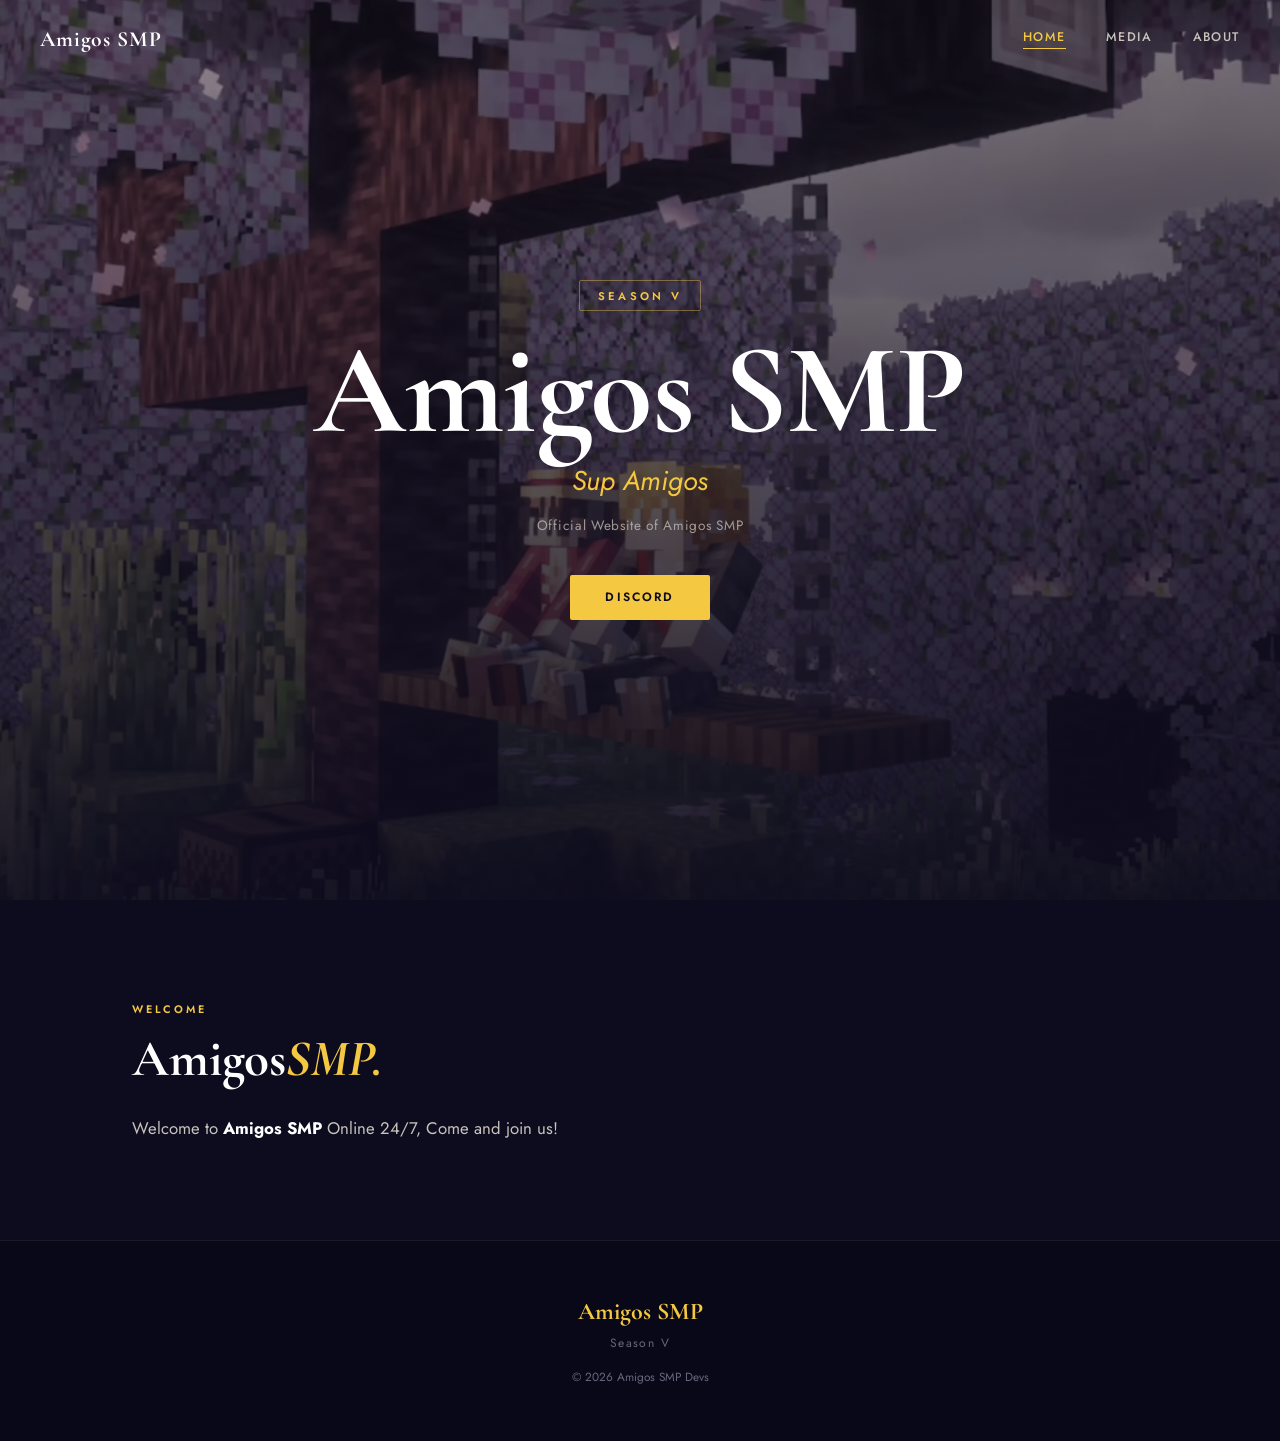
<file: index.html>
<!DOCTYPE html>
<html>
<head>
  <meta charset="UTF-8">
  <meta name="viewport" content="width=device-width, initial-scale=1">
  <title>AmigosSMP | Home</title>
  <link rel="stylesheet" href="style.css">
  <link href="https://fonts.googleapis.com/css2?family=Cormorant+Garamond:ital,wght@0,400;0,600;0,700;1,400;1,600&family=Jost:wght@300;400;500;600&display=swap" rel="stylesheet">
</head>

<body>
  <nav class="navbar" id="navbar">
    <a href="index.html" class="nav-brand">Amigos
    SMP</a>
    <div class="nav-links">
      <a href="index.html"    class="nav-link active">Home</a>
      <a href="videos.html"   class="nav-link">Media</a>
      <a href="about.html"    class="nav-link">About</a>
    </div>
  </nav>
  
  <section class="hero">
    <div class="hero-bg" style="background-image: url('src/home-bg.jpg')"></div>
    <div class="hero-overlay"></div>
    <div class="hero-content">
      <span class="hero-eyebrow">Season V</span>
      <h1 class="hero-title">Amigos SMP</h1>
      <p class="hero-tagline">Sup Amigos</p>
      <p class="hero-sub">Official Website of Amigos SMP</p>
      <a href="https://discord.gg/jYrkQk96mW" class="hero-btn">Discord</a>
            </div>
  </section>
  
  <section class="welcome-section">
    <div class="container">
      <div class="section-label">Welcome</div>
      <h2 class="section-title">Amigos<em>SMP.</em></h2>
      <p class="section-text">
        Welcome to <strong>Amigos SMP</strong> Online 24/7, Come and join us!
      </p>
    </div>
  </section>
  
  <footer class="footer">
    <div class="footer-brand">Amigos SMP</div>
    <p class="footer-year">Season V</p>
    <p class="footer-credit">© 2026 Amigos SMP Devs</p>
  </footer>

  <script>
function copyText() {
    const text = document.getElementById("text").innerText;

    navigator.clipboard.writeText(text)
        .then(() => {
            alert("Copied!");
        })
        .catch(err => {
            console.error("Failed to copy:", err);
        });
}
  </script>
</body>
</html>
</file>
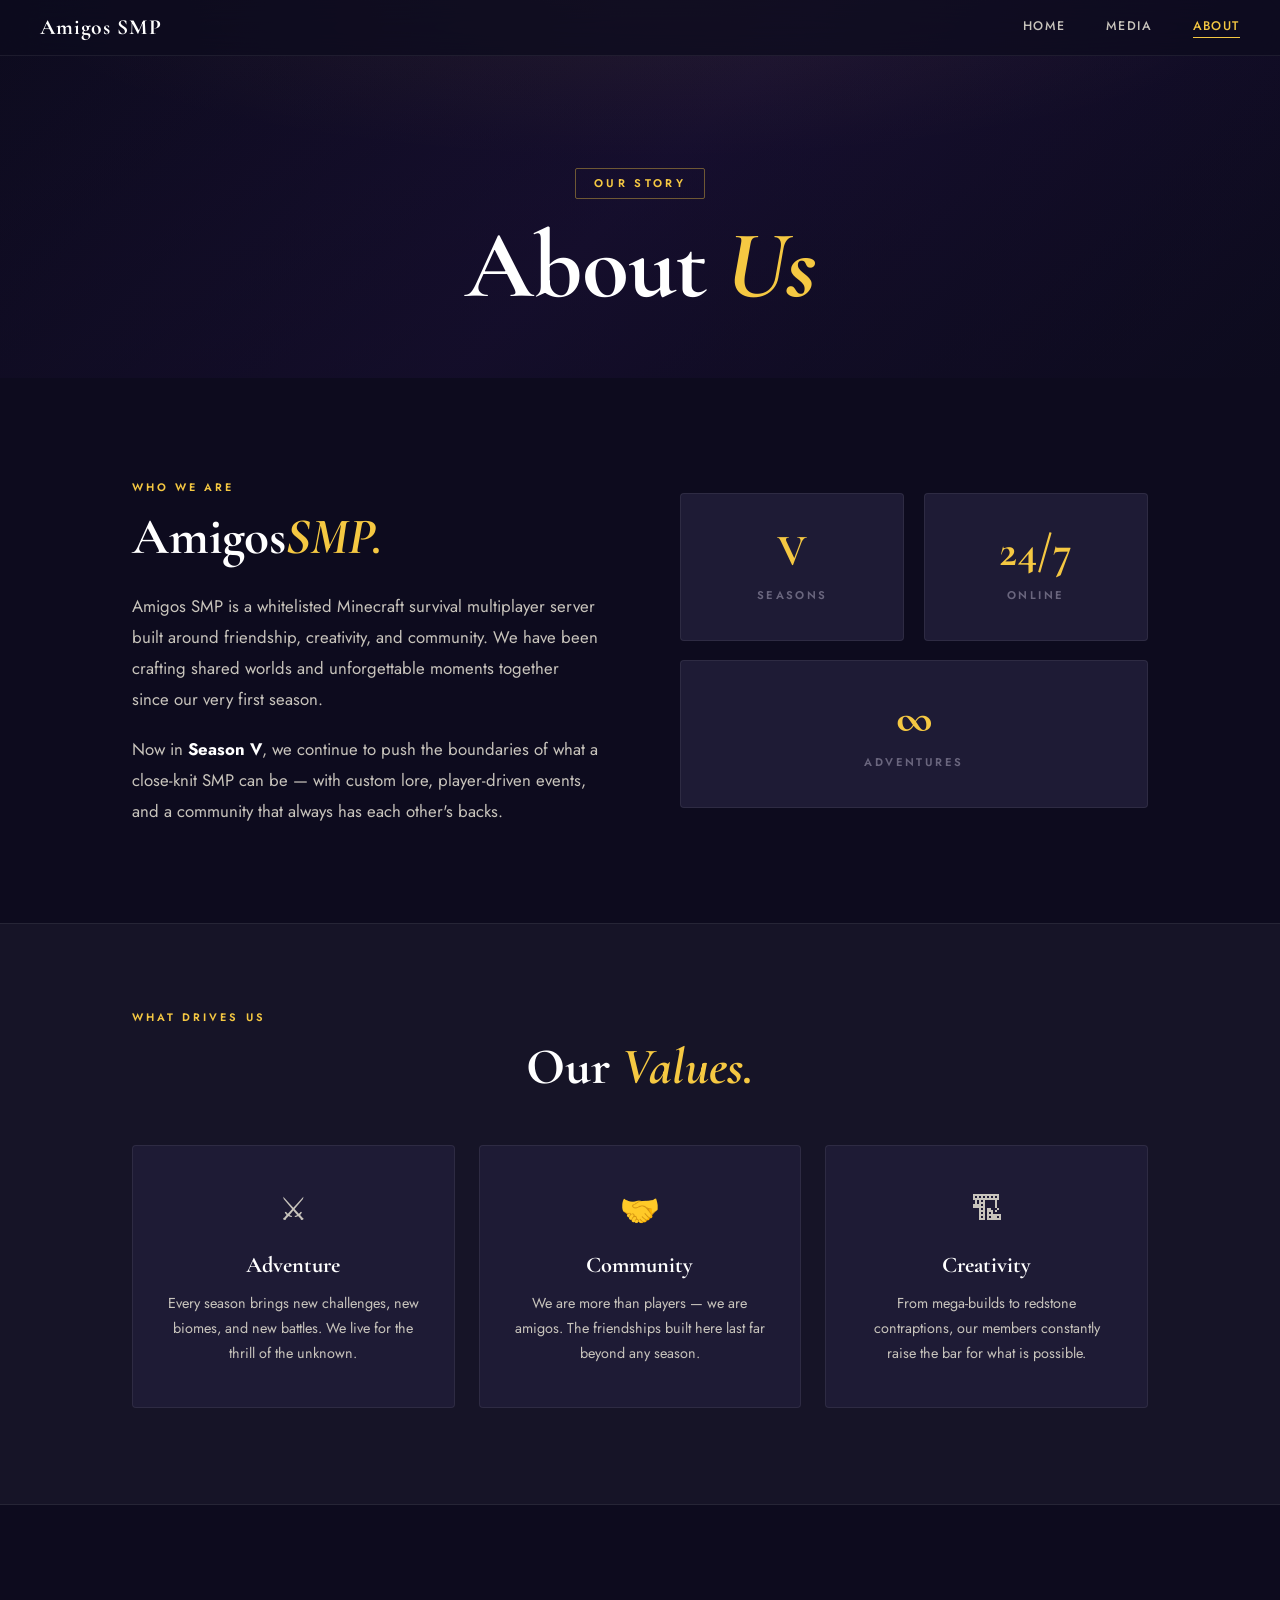
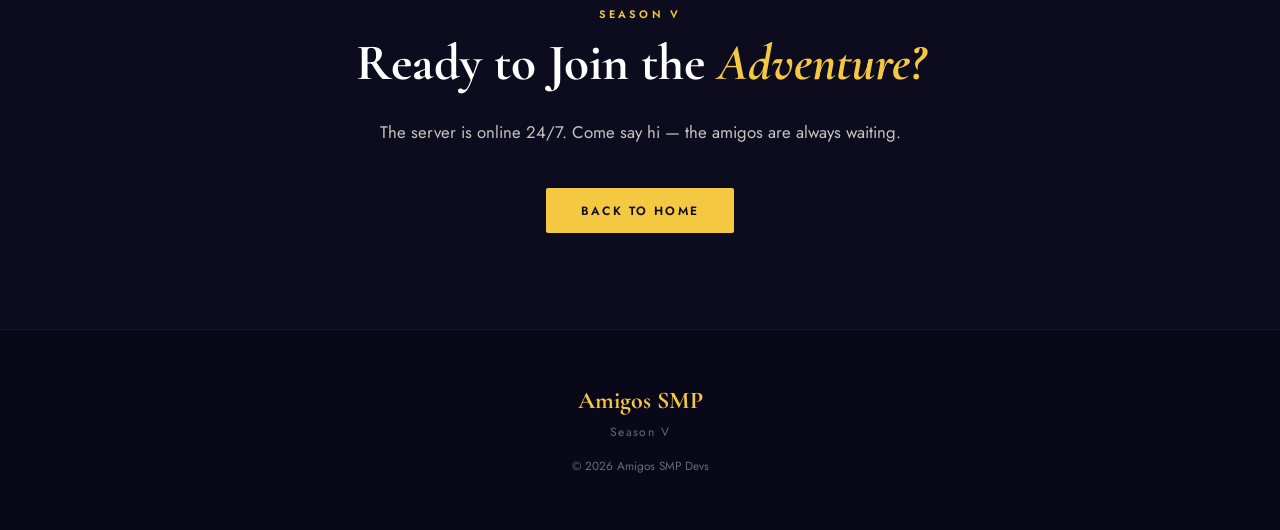
<file: about.html>
<!DOCTYPE html>
<html>
<head>
  <meta charset="UTF-8">
  <meta name="viewport" content="width=device-width, initial-scale=1">
  <title>AmigosSMP | About</title>
  <link rel="stylesheet" href="style.css">
  <link href="https://fonts.googleapis.com/css2?family=Cormorant+Garamond:ital,wght@0,400;0,600;0,700;1,400;1,600&family=Jost:wght@300;400;500;600&display=swap" rel="stylesheet">
</head>

<body>
  <nav class="navbar always-dark" id="navbar">
    <a href="index.html" class="nav-brand">Amigos
    SMP</a>
    <div class="nav-links">
      <a href="index.html"  class="nav-link">Home</a>
      <a href="videos.html" class="nav-link">Media</a>
      <a href="about.html"  class="nav-link active">About</a>
    </div>
    <button class="nav-toggle" id="navToggle">☰</button>
  </nav>

  <section class="page-header">
    <div class="page-header-overlay"></div>
    <div class="page-header-content fade-in">
      <span class="hero-eyebrow">Our Story</span>
      <h1 class="page-header-title">About<em> Us</em></h1>
    </div>
  </section>

  <section class="about-section">
    <div class="container">
      <div class="about-grid">
        <div class="about-text fade-in">
          <div class="section-label">Who We Are</div>
          <h2 class="section-title">Amigos<em>SMP.</em></h2>
          <p class="section-text">
            Amigos SMP is a whitelisted Minecraft survival multiplayer server built around friendship, creativity, and community. We have been crafting shared worlds and unforgettable moments together since our very first season.
          </p>
          <p class="section-text" style="margin-top:1.2rem;">
            Now in <strong>Season V</strong>, we continue to push the boundaries of what a close-knit SMP can be — with custom lore, player-driven events, and a community that always has each other's backs.
          </p>
        </div>
        <div class="about-stats fade-in">
          <div class="stat-card">
            <span class="stat-number">V</span>
            <span class="stat-label">Seasons</span>
          </div>
          <div class="stat-card">
            <span class="stat-number">24/7</span>
            <span class="stat-label">Online</span>
          </div>
          <div class="stat-card">
            <span class="stat-number">∞</span>
            <span class="stat-label">Adventures</span>
          </div>
        </div>
      </div>
    </div>
  </section>

  <section class="values-section">
    <div class="container">
      <div class="section-label" style="text-align:center;">What Drives Us</div>
      <h2 class="section-title" style="text-align:center; margin-bottom:3rem;">Our <em>Values.</em></h2>
      <div class="values-grid">
        <div class="value-card fade-in">
          <div class="value-icon">⚔</div>
          <h3 class="value-title">Adventure</h3>
          <p class="value-text">Every season brings new challenges, new biomes, and new battles. We live for the thrill of the unknown.</p>
        </div>
        <div class="value-card fade-in">
          <div class="value-icon">🤝</div>
          <h3 class="value-title">Community</h3>
          <p class="value-text">We are more than players — we are amigos. The friendships built here last far beyond any season.</p>
        </div>
        <div class="value-card fade-in">
          <div class="value-icon">🏗</div>
          <h3 class="value-title">Creativity</h3>
          <p class="value-text">From mega-builds to redstone contraptions, our members constantly raise the bar for what is possible.</p>
        </div>
      </div>
    </div>
  </section>

  <section class="cta-section">
    <div class="container">
      <div class="cta-inner fade-in">
        <div class="section-label">Season V</div>
        <h2 class="section-title">Ready to Join the <em>Adventure?</em></h2>
        <p class="section-text" style="margin-bottom:2.5rem;">The server is online 24/7. Come say hi — the amigos are always waiting.</p>
        <a href="index.html" class="hero-btn">Back to Home</a>
      </div>
    </div>
  </section>

  <footer class="footer">
    <div class="footer-brand">Amigos SMP</div>
    <p class="footer-year">Season V</p>
    <p class="footer-credit">© 2026 Amigos SMP Devs</p>
  </footer>

  <script>
    const nav = document.getElementById('navbar');
    window.addEventListener('scroll', () => {
      nav.classList.toggle('scrolled', window.scrollY > 50);
    });

    const toggle = document.getElementById('navToggle');
    const links  = document.querySelector('.nav-links');
    toggle.addEventListener('click', () => links.classList.toggle('open'));

    const observer = new IntersectionObserver((entries) => {
      entries.forEach(e => { if (e.isIntersecting) e.target.classList.add('visible'); });
    }, { threshold: 0.15 });
    document.querySelectorAll('.fade-in').forEach(el => observer.observe(el));
  </script>
</body>
</html>
</file>
<file: style.css>
@import url('https://fonts.googleapis.com/css2?family=Cormorant+Garamond:ital,wght@0,400;0,600;0,700;1,400;1,600&family=Jost:wght@300;400;500;600&display=swap');

:root {
  --dark:      #0D0B1E;
  --dark-2:    #161427;
  --dark-card: #1E1B35;
  --gold:      #F5C842;
  --gold-dim:  rgba(245, 200, 66, 0.15);
  --rose:      #E8547A;
  --light:     #F0EDE8;
  --text:      #C8C4BC;
  --muted:     #6A667E;
  --white:     #FFFFFF;
  --border:    rgba(255, 255, 255, 0.07);
  --glass:     rgba(13, 11, 30, 0.75);
}

*, *::before, *::after { margin: 0; padding: 0; box-sizing: border-box; }
html { scroll-behavior: smooth; }

body {
  font-family: 'Jost', sans-serif;
  background: var(--dark);
  color: var(--text);
  overflow-x: hidden;
}

h1, h2, h3, h4 { font-family: 'Cormorant Garamond', serif; }
img { display: block; max-width: 100%; }
a { color: inherit; }

.container {
  max-width: 1080px;
  margin: 0 auto;
  padding: 0 2rem;
}

.section-label {
  display: inline-block;
  font-family: 'Jost', sans-serif;
  font-size: 0.68rem;
  font-weight: 600;
  letter-spacing: 0.28em;
  text-transform: uppercase;
  color: var(--gold);
  margin-bottom: 0.8rem;
}

.section-title {
  font-size: clamp(2rem, 5vw, 3.2rem);
  font-weight: 700;
  color: var(--white);
  line-height: 1.15;
  margin-bottom: 1.5rem;
}

.section-title em { font-style: italic; color: var(--gold); }

.fade-in {
  opacity: 0;
  transform: translateY(24px);
  transition: opacity 0.65s ease, transform 0.65s ease;
}
.fade-in.visible { opacity: 1; transform: translateY(0); }

.navbar {
  position: fixed;
  top: 0; left: 0; right: 0;
  z-index: 200;
  display: flex;
  align-items: center;
  justify-content: space-between;
  padding: 1.6rem 2.5rem;
  transition: all 0.4s ease;
}

.navbar.scrolled {
  background: var(--glass);
  backdrop-filter: blur(22px);
  -webkit-backdrop-filter: blur(22px);
  padding: 0.9rem 2.5rem;
  border-bottom: 1px solid var(--border);
}

.navbar.always-dark {
  background: var(--glass);
  backdrop-filter: blur(22px);
  -webkit-backdrop-filter: blur(22px);
  padding: 0.9rem 2.5rem;
  border-bottom: 1px solid var(--border);
}

.nav-brand {
  font-family: 'Cormorant Garamond', serif;
  font-size: 1.35rem;
  font-weight: 700;
  color: var(--white);
  letter-spacing: 0.04em;
  text-decoration: none;
}

.nav-links {
  display: flex;
  gap: 2.5rem;
  list-style: none;
}

.nav-link {
  font-size: 0.78rem;
  font-weight: 500;
  letter-spacing: 0.12em;
  text-transform: uppercase;
  color: var(--text);
  text-decoration: none;
  position: relative;
  padding-bottom: 3px;
  transition: color 0.3s;
}

.nav-link::after {
  content: '';
  position: absolute;
  bottom: 0; left: 0;
  width: 0; height: 1px;
  background: var(--gold);
  transition: width 0.35s ease;
}

.nav-link:hover,
.nav-link.active { color: var(--gold); }
.nav-link:hover::after,
.nav-link.active::after { width: 100%; }

.nav-toggle {
  display: none;
  background: none;
  border: none;
  color: var(--white);
  font-size: 1.6rem;
  cursor: pointer;
  line-height: 1;
}

.welcome-section {
  padding: 6rem 0;
}
.section-text {
  font-size: 1.05rem;
  line-height: 1.85;
  max-width: 660px;
  color: var(--text);
}
.section-text strong { color: var(--white); }

.section-label {
  display: inline-block;
  font-family: 'Jost', sans-serif;
  font-size: 0.68rem;
  font-weight: 600;
  letter-spacing: 0.28em;
  text-transform: uppercase;
  color: var(--gold);
  margin-bottom: 0.8rem;
}

.section-title {
  font-size: clamp(2rem, 5vw, 3.2rem);
  font-weight: 700;
  color: var(--white);
  line-height: 1.15;
  margin-bottom: 1.5rem;
}

.section-title em { font-style: italic; color: var(--gold); }

.fade-in {
  opacity: 0;
  transform: translateY(24px);
  transition: opacity 0.65s ease, transform 0.65s ease;
}
.fade-in.visible { opacity: 1; transform: translateY(0); }

.hero {
  position: relative;
  height: 100vh;
  min-height: 600px;
  display: flex;
  align-items: center;
  justify-content: center;
  text-align: center;
  overflow: hidden;
}

.hero-bg {
  position: absolute;
  inset: 0;
  background-size: cover;
  background-position: center top;
  transform: scale(1.06);
  transition: transform 12s ease;
  filter: saturate(0.6) brightness(0.9);
}
.hero:hover .hero-bg { transform: scale(1.09); }

.hero-overlay {
  position: absolute;
  inset: 0;
  background: linear-gradient(
    to bottom,
    rgba(13,11,30,0.35) 0%,
    rgba(13,11,30,0.6)  45%,
    rgba(13,11,30,0.92) 100%
  );
}

.hero-content {
  position: relative;
  z-index: 2;
  animation: fadeUp 1.1s ease both;
}

.hero-eyebrow {
  display: inline-block;
  font-size: 0.7rem;
  font-weight: 600;
  letter-spacing: 0.3em;
  text-transform: uppercase;
  color: var(--gold);
  border: 1px solid rgba(245,200,66,0.4);
  padding: 0.4rem 1.1rem;
  border-radius: 2px;
  margin-bottom: 1.2rem;
}

.hero-title {
  font-size: clamp(4rem, 11vw, 8rem);
  font-weight: 700;
  color: var(--white);
  line-height: 0.95;
  letter-spacing: -0.01em;
  margin-bottom: 0.6rem;
}

.hero-tagline {
  font-size: clamp(1.1rem, 2.5vw, 1.7rem);
  font-style: italic;
  color: var(--gold);
  margin-bottom: 0.9rem;
}

.hero-sub {
  font-size: 0.85rem;
  color: rgba(200,196,188,0.75);
  letter-spacing: 0.05em;
  margin-bottom: 2.5rem;
}

.hero-btn {
  display: inline-block;
  padding: 0.85rem 2.2rem;
  background: var(--gold);
  color: var(--dark);
  text-decoration: none;
  font-size: 0.75rem;
  font-weight: 600;
  letter-spacing: 0.18em;
  text-transform: uppercase;
  border-radius: 2px;
  transition: all 0.3s;
}
.hero-btn:hover {
  background: var(--white);
  transform: translateY(-3px);
  box-shadow: 0 10px 28px rgba(245,200,66,0.3);
}

.hero-scroll {
  position: absolute;
  bottom: 2rem;
  left: 50%;
  transform: translateX(-50%);
  color: var(--muted);
  font-size: 1rem;
  animation: bounce 2.2s infinite;
  z-index: 2;
}

.footer {
  background: #090818;
  padding: 3.5rem 0;
  border-top: 1px solid var(--border);
  text-align: center;
}
.footer-brand {
  font-family: 'Cormorant Garamond', serif;
  font-size: 1.5rem;
  font-weight: 700;
  color: var(--gold);
  margin-bottom: 0.5rem;
}
.footer-year {
  font-size: 0.75rem;
  letter-spacing: 0.12em;
  color: var(--muted);
  margin-bottom: 1rem;
}
.footer-credit {
  font-size: 0.74rem;
  color: var(--muted);
}

@keyframes fadeUp {
  from { opacity: 0; transform: translateY(32px); }
  to   { opacity: 1; transform: translateY(0); }
}
@keyframes bounce {
  0%, 100% { transform: translateX(-50%) translateY(0); }
  50%       { transform: translateX(-50%) translateY(9px); }
}

.page-header {
  position: relative;
  height: 42vh;
  min-height: 320px;
  display: flex;
  align-items: flex-end;
  justify-content: center;
  text-align: center;
  padding-bottom: 4rem;
  background: linear-gradient(135deg, #0D0B1E 0%, #1a1035 50%, #0D0B1E 100%);
  overflow: hidden;
}

.page-header::before {
  content: '';
  position: absolute;
  inset: 0;
  background: radial-gradient(ellipse 70% 60% at 50% 0%, rgba(245,200,66,0.08) 0%, transparent 70%);
}

.page-header-overlay {
  position: absolute;
  inset: 0;
  background: linear-gradient(to bottom, rgba(13,11,30,0.2) 0%, rgba(13,11,30,0.5) 100%);
}

.page-header-content {
  position: relative;
  z-index: 2;
  animation: fadeUp 1s ease both;
}

.page-header-title {
  font-size: clamp(3rem, 9vw, 6rem);
  font-weight: 700;
  color: var(--white);
  line-height: 1;
  letter-spacing: -0.01em;
}

.page-header-title em {
  font-style: italic;
  color: var(--gold);
}

.about-section {
  padding: 6rem 0;
}

.about-grid {
  display: grid;
  grid-template-columns: 1fr 1fr;
  gap: 5rem;
  align-items: center;
}

.about-stats {
  display: grid;
  grid-template-columns: 1fr 1fr;
  gap: 1.2rem;
}

.about-stats .stat-card:last-child {
  grid-column: span 2;
}

.stat-card {
  background: var(--dark-card);
  border: 1px solid var(--border);
  border-radius: 4px;
  padding: 2.2rem 1.5rem;
  text-align: center;
  transition: border-color 0.3s, transform 0.3s;
}

.stat-card:hover {
  border-color: rgba(245,200,66,0.3);
  transform: translateY(-4px);
}

.stat-number {
  display: block;
  font-family: 'Cormorant Garamond', serif;
  font-size: 2.8rem;
  font-weight: 700;
  color: var(--gold);
  line-height: 1;
  margin-bottom: 0.5rem;
}

.stat-label {
  font-size: 0.7rem;
  font-weight: 600;
  letter-spacing: 0.22em;
  text-transform: uppercase;
  color: var(--muted);
}

.values-section {
  padding: 5rem 0 6rem;
  background: var(--dark-2);
  border-top: 1px solid var(--border);
  border-bottom: 1px solid var(--border);
}

.values-grid {
  display: grid;
  grid-template-columns: repeat(3, 1fr);
  gap: 1.5rem;
}

.value-card {
  background: var(--dark-card);
  border: 1px solid var(--border);
  border-radius: 4px;
  padding: 2.5rem 2rem;
  text-align: center;
  transition: border-color 0.3s, transform 0.3s;
}

.value-card:hover {
  border-color: rgba(245,200,66,0.3);
  transform: translateY(-5px);
}

.value-icon {
  font-size: 2rem;
  margin-bottom: 1.2rem;
}

.value-title {
  font-family: 'Cormorant Garamond', serif;
  font-size: 1.4rem;
  font-weight: 700;
  color: var(--white);
  margin-bottom: 0.8rem;
}

.value-text {
  font-size: 0.9rem;
  line-height: 1.75;
  color: var(--text);
}

.cta-section {
  padding: 6rem 0;
  text-align: center;
}

.cta-inner {
  max-width: 640px;
  margin: 0 auto;
}

@media (max-width: 768px) {
  .about-grid {
    grid-template-columns: 1fr;
    gap: 3rem;
  }

  .values-grid {
    grid-template-columns: 1fr;
  }

  .about-stats .stat-card:last-child {
    grid-column: span 1;
  }
</file>
